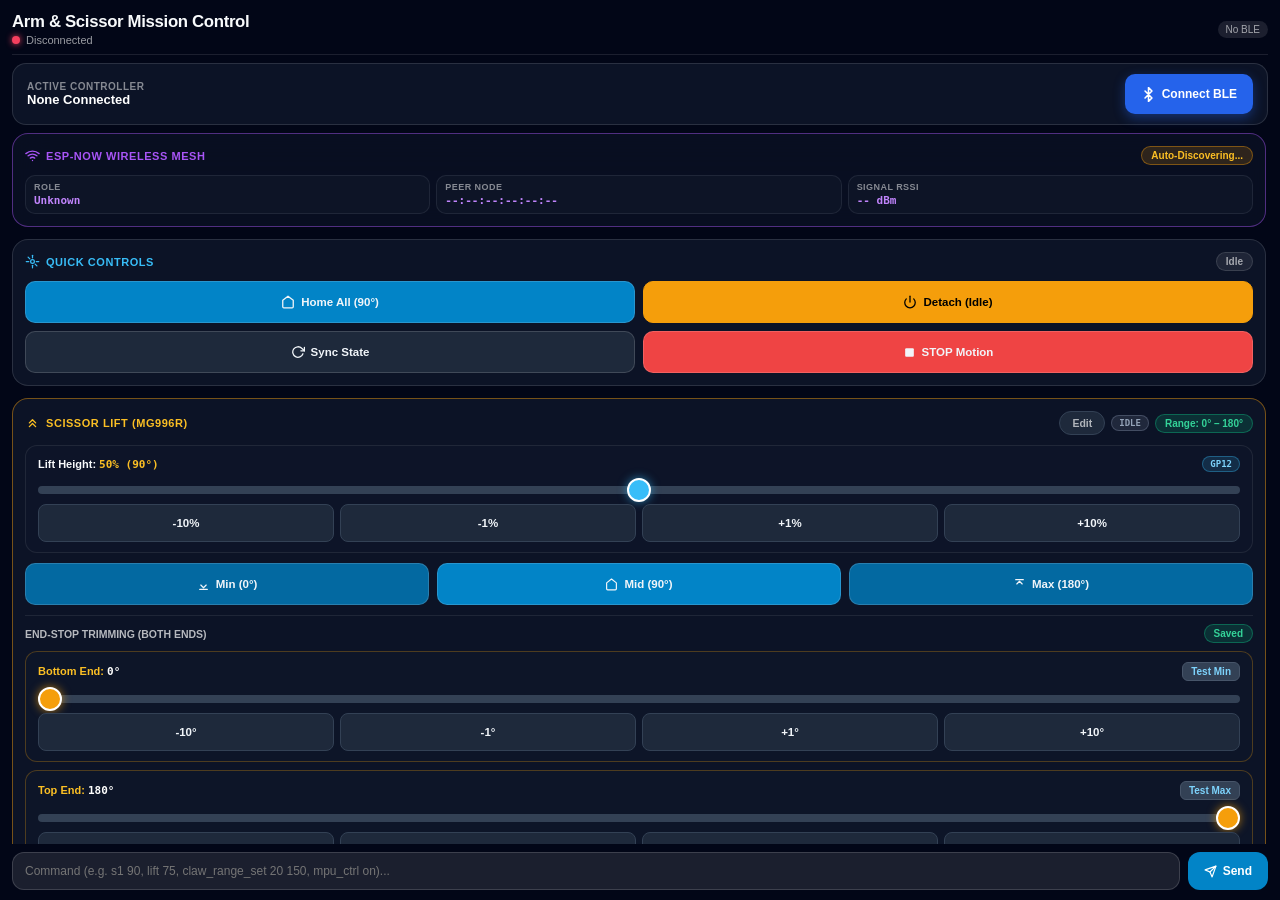
<file: MPU/index.html>
<!DOCTYPE html>
<html lang="en" class="h-full bg-slate-950 text-slate-100 select-none">
<head>
  <meta charset="UTF-8">
  <meta name="viewport" content="width=device-width, initial-scale=1.0, maximum-scale=1.0, user-scalable=no, viewport-fit=cover">
  <title>Robotic Arm &amp; Scissor Lift Control Center</title>
  <link rel="stylesheet" href="style.css">
  <link rel="stylesheet" href="imu.css">
</head>

<body>

  <div id="toast-notification">
    <svg id="toast-icon" width="16" height="16" viewBox="0 0 24 24" fill="none" stroke="currentColor" stroke-width="2.5" stroke-linecap="round" stroke-linejoin="round">
      <polyline points="20 6 9 17 4 12"></polyline>
    </svg>
    <span id="toast-message">Notification</span>
  </div>

  <!-- In-DOM Rename Modal (Only accessible when Edit mode is active) -->
  <div id="rename-modal" class="modal-overlay" style="display:none;" onclick="if(event.target===this) closeRenameModal()">
    <div class="glass-panel modal-card">
      <div style="display:flex; justify-content:space-between; align-items:center;">
        <span id="rename-modal-title" style="font-size:13px; font-weight:700; color:#38bdf8;">Rename Item</span>
        <button type="button" onclick="closeRenameModal()" style="background:none; border:none; color:rgba(255,255,255,0.6); cursor:pointer; padding:4px; display:flex; align-items:center;">
          <svg width="16" height="16" viewBox="0 0 24 24" fill="none" stroke="currentColor" stroke-width="2.4" stroke-linecap="round" stroke-linejoin="round"><line x1="18" y1="6" x2="6" y2="18"></line><line x1="6" y1="6" x2="18" y2="18"></line></svg>
        </button>
      </div>
      <input type="text" id="rename-modal-input" maxlength="28" placeholder="Enter new name..." onkeydown="if(event.key==='Enter') confirmRenameModal()">
      <div style="display:grid; grid-template-columns:1fr 1fr 1fr; gap:6px;">
        <button type="button" id="rename-modal-reset" class="touch-btn" onclick="resetCurrentRenameItem()" style="background:#334155; min-height:38px;">Default</button>
        <button type="button" id="rename-modal-cancel" class="touch-btn" onclick="closeRenameModal()" style="background:#1e293b; min-height:38px;">Cancel</button>
        <button type="button" id="rename-modal-save" class="touch-btn" onclick="confirmRenameModal()" style="background:#0284c7; color:white; min-height:38px;">Save</button>
      </div>
    </div>
  </div>

  <header style="padding-bottom:8px; border-bottom:1px solid rgba(255,255,255,0.1); display:flex; align-items:center; justify-content:space-between; flex-shrink:0;">
    <div>
      <h1 style="font-size:1.05rem; font-weight:700; letter-spacing:-0.02em;">Arm &amp; Scissor Mission Control</h1>
      <div style="display:flex; align-items:center; gap:6px; margin-top:2px;">
        <div id="status-dot" style="width:8px; height:8px; border-radius:9999px; background:#f43f5e; box-shadow:0 0 6px #f43f5e; transition:background 0.2s;"></div>
        <span id="status-text" style="font-size:11px; color:rgba(255,255,255,0.6);">Disconnected</span>
      </div>
    </div>
    <div style="display:flex; align-items:center; gap:6px;">
      <span id="backend-badge" style="padding:3px 8px; border-radius:9999px; background:rgba(255,255,255,0.1); font-size:10px; color:rgba(255,255,255,0.6);">Core BLE</span>
    </div>
  </header>

  <div class="glass-panel" style="margin:8px 0; padding:10px 14px; display:flex; align-items:center; justify-content:space-between; gap:12px; flex-shrink:0;">
    <div style="min-width:0; flex:1;">
      <div style="font-size:10px; color:rgba(255,255,255,0.5); text-transform:uppercase; letter-spacing:0.05em; font-weight:600;">Active Controller</div>
      <div id="device-name" style="font-size:13px; font-weight:700; color:white; overflow:hidden; text-overflow:ellipsis; white-space:nowrap;">None Connected</div>
    </div>
    <button id="connect-btn" type="button" onclick="toggleConnection()" style="height:40px; padding:0 16px; border-radius:10px; background:#2563eb; color:white; font-size:12px; font-weight:700; border:none; cursor:pointer; display:flex; align-items:center; gap:6px; box-shadow:0 4px 12px rgba(37,99,235,0.4);">
      <svg style="width:15px; height:15px;" viewBox="0 0 24 24" fill="none" stroke="currentColor" stroke-width="2.5" stroke-linecap="round" stroke-linejoin="round">
        <path d="m6.5 6.5 11 11L12 23V1l5.5 5.5-11 11"></path>
      </svg>
      <span>Connect BLE</span>
    </button>
  </div>

  <main style="flex:1; min-height:0; overflow-y:auto; display:flex; flex-direction:column; gap:12px; padding-right:2px; touch-action:pan-y;" class="no-scrollbar">

    <!-- Edit Mode Banner -->
    <div id="edit-mode-banner" class="edit-banner" style="display:none;">
      <div style="display:flex; align-items:center; gap:6px;">
        <svg width="14" height="14" viewBox="0 0 24 24" fill="none" stroke="currentColor" stroke-width="2.4" stroke-linecap="round" stroke-linejoin="round">
          <path d="M11 4H4a2 2 0 0 0-2 2v14a2 2 0 0 0 2 2h14a2 2 0 0 0 2-2v-7"></path>
          <path d="M18.5 2.5a2.121 2.121 0 0 1 3 3L12 15l-4 1 1-4 9.5-9.5z"></path>
        </svg>
        <span>Edit Mode Active: Tap any highlighted servo name or preset button to rename it.</span>
      </div>
      <button type="button" onclick="toggleEditNamesMode()" style="background:#f59e0b; color:#000000; border:none; border-radius:6px; padding:4px 10px; font-size:10px; font-weight:800; cursor:pointer;">Done</button>
    </div>

    <!-- ESP-NOW Wireless Mesh Status -->
    <div class="glass-panel panel espnow-panel">
      <div class="panel-head">
        <span class="panel-title" style="color:#a855f7;">
          <svg width="15" height="15" viewBox="0 0 24 24" fill="none" stroke="currentColor" stroke-width="2.2" stroke-linecap="round" stroke-linejoin="round">
            <path d="M5 12.55a11 11 0 0 1 14.08 0"></path>
            <path d="M1.42 9a16 16 0 0 1 21.16 0"></path>
            <path d="M8.53 16.11a6 6 0 0 1 6.95 0"></path>
            <line x1="12" y1="20" x2="12.01" y2="20"></line>
          </svg>
          ESP-NOW Wireless Mesh
        </span>
        <span id="espnow-badge" class="chip chip-warn">Auto-Discovering...</span>
      </div>

      <div class="espnow-details-row">
        <div class="espnow-detail-box">
          <span class="lbl">Role</span>
          <span class="val" id="espnow-role-val">MPU Sender</span>
        </div>
        <div class="espnow-detail-box">
          <span class="lbl">Peer Node</span>
          <span class="val" id="espnow-peer-val">--:--:--:--:--:--</span>
        </div>
        <div class="espnow-detail-box">
          <span class="lbl">Signal RSSI</span>
          <span class="val" id="espnow-rssi-val">-- dBm</span>
        </div>
      </div>
    </div>

    <!-- Quick Arm & Master Action Controls -->
    <div class="glass-panel panel">
      <div class="panel-head">
        <span class="panel-title">
          <svg width="15" height="15" viewBox="0 0 24 24" fill="none" stroke="currentColor" stroke-width="2" stroke-linecap="round" stroke-linejoin="round">
            <circle cx="12" cy="12" r="3"></circle>
            <path d="M12 2v4"></path><path d="M12 18v4"></path>
            <path d="m4.93 4.93 2.83 2.83"></path><path d="m16.24 16.24 2.83 2.83"></path>
            <path d="M2 12h4"></path><path d="M18 12h4"></path>
          </svg>
          Quick Controls
        </span>
        <span id="action-run-badge" class="chip">Idle</span>
      </div>

      <div style="display:grid; grid-template-columns:1fr 1fr; gap:8px;">
        <button id="quick-home-btn" type="button" class="touch-btn renameable-btn" onclick="onQuickButtonClick('home', homeAllServos)" style="background:#0284c7; flex-direction:row;">
          <svg width="14" height="14" viewBox="0 0 24 24" fill="none" stroke="currentColor" stroke-width="2.2" stroke-linecap="round" stroke-linejoin="round"><path d="m3 9 9-7 9 7v11a2 2 0 0 1-2 2H5a2 2 0 0 1-2-2z"></path></svg>
          <span id="quick-home-lbl">Home All (90°)</span>
        </button>
        <button id="quick-detach-btn" type="button" class="touch-btn renameable-btn" onclick="onQuickButtonClick('detach', detachAllServos)" style="background:#f59e0b; color:#000000; border-color:#f59e0b; flex-direction:row;">
          <svg width="14" height="14" viewBox="0 0 24 24" fill="none" stroke="currentColor" stroke-width="2.2" stroke-linecap="round" stroke-linejoin="round"><path d="M18.36 6.64a9 9 0 1 1-12.73 0"></path><line x1="12" y1="2" x2="12" y2="12"></line></svg>
          <span id="quick-detach-lbl">Detach (Idle)</span>
        </button>
        <button id="quick-sync-btn" type="button" class="touch-btn renameable-btn" onclick="onQuickButtonClick('sync', requestStatusSync)" style="background:#1e293b; flex-direction:row;">
          <svg width="14" height="14" viewBox="0 0 24 24" fill="none" stroke="currentColor" stroke-width="2.2" stroke-linecap="round" stroke-linejoin="round"><polyline points="23 4 23 10 17 10"></polyline><path d="M20.49 15a9 9 0 1 1-2.12-9.36L23 10"></path></svg>
          <span id="quick-sync-lbl">Sync State</span>
        </button>
        <button id="quick-stop-btn" type="button" class="touch-btn renameable-btn" onclick="onQuickButtonClick('stop', stopAllMotion)" style="background:#ef4444; flex-direction:row;">
          <svg width="13" height="13" viewBox="0 0 24 24" fill="currentColor"><rect x="4" y="4" width="16" height="16" rx="2"></rect></svg>
          <span id="quick-stop-lbl">STOP Motion</span>
        </button>
      </div>
    </div>

    <!-- Scissor Lift Control (Servo 4 / Default GP12) -->
    <div class="glass-panel panel" style="border-color:rgba(245,158,11,0.45);">
      <div class="panel-head">
        <span class="panel-title" style="color:#fbbf24;">
          <svg width="15" height="15" viewBox="0 0 24 24" fill="none" stroke="currentColor" stroke-width="2.2" stroke-linecap="round" stroke-linejoin="round">
            <polyline points="7 11 12 6 17 11"></polyline><polyline points="7 17 12 12 17 17"></polyline>
          </svg>
          <span id="s4-header" class="renameable-name" onclick="onServoNameClick(3)">Scissor Lift (MG996R)</span>
        </span>
        <div style="display:flex; gap:6px; align-items:center;">
          <button id="edit-names-btn-scis" type="button" onclick="toggleEditNamesMode()" class="mode-pill edit-pill-btn">Edit</button>
          <span id="s4-state-badge" class="pin-badge" style="background:rgba(148,163,184,0.15); color:#94a3b8; border-color:rgba(148,163,184,0.3);">IDLE</span>
          <span id="saved-range-badge" class="chip chip-ok">Range: 0° – 180°</span>
        </div>
      </div>

      <!-- Scissor Lift 0-100% Proportional Height Slider -->
      <div class="servo-card">
        <div style="display:flex; justify-content:space-between; align-items:center; font-size:11px; margin-bottom:4px;">
          <span style="font-weight:700; color:#f8fafc;">Lift Height: <span id="lift-val" style="color:#fbbf24; font-family:monospace; font-weight:700;">50% (90°)</span></span>
          <span id="s4-pin-label" class="pin-badge">GP12</span>
        </div>
        <input type="range" id="lift-slider" min="0" max="100" value="50"
               onpointerdown="onLiftSliderStart()" ontouchstart="onLiftSliderStart()"
               oninput="onLiftSlider(this.value)"
               onpointerup="onLiftSliderCommit(this.value)" ontouchend="onLiftSliderCommit(this.value)"
               onchange="onLiftSliderCommit(this.value)">
        <div class="servo-btn-row">
          <button type="button" class="trim-btn" onclick="nudgeLiftPercent(-10)">-10%</button>
          <button type="button" class="trim-btn" onclick="nudgeLiftPercent(-1)">-1%</button>
          <button type="button" class="trim-btn" onclick="nudgeLiftPercent(1)">+1%</button>
          <button type="button" class="trim-btn" onclick="nudgeLiftPercent(10)">+10%</button>
        </div>
      </div>

      <!-- Quick Preset Buttons -->
      <div style="display:grid; grid-template-columns:repeat(3, 1fr); gap:8px;">
        <button id="scissor-btn-min" type="button" class="touch-btn renameable-btn" onclick="onQuickButtonClick('scissorMin', moveToSavedMin)" style="background:#0369a1; flex-direction:row;">
          <svg width="13" height="13" viewBox="0 0 24 24" fill="none" stroke="currentColor" stroke-width="2.2" stroke-linecap="round" stroke-linejoin="round"><polyline points="7 13 12 18 17 13"></polyline><line x1="5" y1="21" x2="19" y2="21"></line></svg>
          <span id="quick-min-lbl">Min (0°)</span>
        </button>
        <button id="scissor-btn-mid" type="button" class="touch-btn renameable-btn" onclick="onQuickButtonClick('scissorMid', moveToSavedMid)" style="background:#0284c7; flex-direction:row;">
          <svg width="13" height="13" viewBox="0 0 24 24" fill="none" stroke="currentColor" stroke-width="2.2" stroke-linecap="round" stroke-linejoin="round"><path d="m3 9 9-7 9 7v11a2 2 0 0 1-2 2H5a2 2 0 0 1-2-2z"></path></svg>
          <span id="quick-mid-lbl">Mid (90°)</span>
        </button>
        <button id="scissor-btn-max" type="button" class="touch-btn renameable-btn" onclick="onQuickButtonClick('scissorMax', moveToSavedMax)" style="background:#0369a1; flex-direction:row;">
          <svg width="13" height="13" viewBox="0 0 24 24" fill="none" stroke="currentColor" stroke-width="2.2" stroke-linecap="round" stroke-linejoin="round"><polyline points="17 11 12 6 7 11"></polyline><line x1="5" y1="3" x2="19" y2="3"></line></svg>
          <span id="quick-max-lbl">Max (180°)</span>
        </button>
      </div>

      <!-- Scissor End-Stop Trimming -->
      <div style="border-top:1px solid rgba(255,255,255,0.08); padding-top:8px; display:flex; flex-direction:column; gap:8px;">
        <div style="display:flex; justify-content:space-between; align-items:center;">
          <span style="font-size:10.5px; font-weight:700; color:rgba(255,255,255,0.7); text-transform:uppercase;">End-Stop Trimming (Both Ends)</span>
          <span id="trim-sync-badge" class="chip chip-ok">Saved</span>
        </div>

        <div class="servo-card trim-end-card">
          <div style="display:flex; justify-content:space-between; align-items:center; font-size:11px; margin-bottom:4px;">
            <span style="font-weight:700; color:#fbbf24;">Bottom End: <span id="min-trim-val" style="font-family:monospace; color:#ffffff;">0°</span></span>
            <button type="button" onclick="testTrimEnd('min')" style="background:#334155; color:#7dd3fc; border:1px solid #475569; border-radius:6px; padding:3px 8px; font-size:10px; font-weight:700; cursor:pointer;">Test Min</button>
          </div>
          <input type="range" id="min-trim-slider" class="offset-slider" min="0" max="179" value="0"
                 oninput="onMinTrimSlider(this.value)"
                 onpointerup="setMinTrimAngle(parseInt(this.value, 10), false)"
                 ontouchend="setMinTrimAngle(parseInt(this.value, 10), false)">
          <div class="servo-btn-row">
            <button type="button" class="trim-btn" onclick="nudgeMinTrim(-10)">-10°</button>
            <button type="button" class="trim-btn" onclick="nudgeMinTrim(-1)">-1°</button>
            <button type="button" class="trim-btn" onclick="nudgeMinTrim(1)">+1°</button>
            <button type="button" class="trim-btn" onclick="nudgeMinTrim(10)">+10°</button>
          </div>
        </div>

        <div class="servo-card trim-end-card">
          <div style="display:flex; justify-content:space-between; align-items:center; font-size:11px; margin-bottom:4px;">
            <span style="font-weight:700; color:#fbbf24;">Top End: <span id="max-trim-val" style="font-family:monospace; color:#ffffff;">180°</span></span>
            <button type="button" onclick="testTrimEnd('max')" style="background:#334155; color:#7dd3fc; border:1px solid #475569; border-radius:6px; padding:3px 8px; font-size:10px; font-weight:700; cursor:pointer;">Test Max</button>
          </div>
          <input type="range" id="max-trim-slider" class="offset-slider" min="1" max="180" value="180"
                 oninput="onMaxTrimSlider(this.value)"
                 onpointerup="setMaxTrimAngle(parseInt(this.value, 10), false)"
                 ontouchend="setMaxTrimAngle(parseInt(this.value, 10), false)">
          <div class="servo-btn-row">
            <button type="button" class="trim-btn" onclick="nudgeMaxTrim(-10)">-10°</button>
            <button type="button" class="trim-btn" onclick="nudgeMaxTrim(-1)">-1°</button>
            <button type="button" class="trim-btn" onclick="nudgeMaxTrim(1)">+1°</button>
            <button type="button" class="trim-btn" onclick="nudgeMaxTrim(10)">+10°</button>
          </div>
        </div>

        <div style="display:grid; grid-template-columns:1.3fr 1fr; gap:6px; margin-top:2px;">
          <button id="save-scissor-range-btn" type="button" class="touch-btn" onclick="saveScissorRange()" style="background:#10b981; color:white; flex-direction:row;">
            <svg width="14" height="14" viewBox="0 0 24 24" fill="none" stroke="currentColor" stroke-width="2.2" stroke-linecap="round" stroke-linejoin="round">
              <path d="M19 21H5a2 2 0 0 1-2-2V5a2 2 0 0 1 2-2h11l5 5v11a2 2 0 0 1-2 2z"></path>
              <polyline points="17 21 17 13 7 13 7 21"></polyline>
            </svg>
            <span id="save-scissor-range-text">Save Trim to Flash</span>
          </button>
          <button type="button" class="touch-btn" onclick="resetScissorRange()" style="background:#475569; color:white; flex-direction:row;">
            <svg width="14" height="14" viewBox="0 0 24 24" fill="none" stroke="currentColor" stroke-width="2.2" stroke-linecap="round" stroke-linejoin="round">
              <polyline points="1 4 1 10 7 10"></polyline>
              <path d="M3.51 15a9 9 0 1 0 2.13-9.36L1 10"></path>
            </svg>
            <span>Reset 0°–180°</span>
          </button>
        </div>
      </div>
    </div>

    <!-- 3 Arm Joint Sliders (S1 Claw + Both-Sides Trim, S2 Arm, S3 Shoulder) -->
    <div class="glass-panel panel" style="border-color:rgba(56,189,248,0.4);">
      <div class="panel-head">
        <span class="panel-title">
          <svg width="15" height="15" viewBox="0 0 24 24" fill="none" stroke="currentColor" stroke-width="2" stroke-linecap="round" stroke-linejoin="round">
            <line x1="4" y1="21" x2="4" y2="14"></line><line x1="4" y1="10" x2="4" y2="3"></line>
            <line x1="12" y1="21" x2="12" y2="12"></line><line x1="12" y1="8" x2="12" y2="3"></line>
            <line x1="20" y1="21" x2="20" y2="16"></line><line x1="20" y1="12" x2="20" y2="3"></line>
            <line x1="1" y1="14" x2="7" y2="14"></line><line x1="9" y1="8" x2="15" y2="8"></line>
            <line x1="17" y1="16" x2="23" y2="16"></line>
          </svg>
          Remote Arm Joints
        </span>
        <div style="display:flex; align-items:center; gap:5px; flex-wrap:wrap;">
          <button id="edit-names-btn" type="button" onclick="toggleEditNamesMode()" class="mode-pill edit-pill-btn">Edit</button>
          <button id="auto-idle-btn" type="button" onclick="toggleAutoIdle()" class="mode-pill">Auto-Idle: OFF</button>
          <button id="offset-mode-btn" type="button" onclick="toggleOffsetMode()" class="mode-pill" style="color:#f59e0b; border-color:#f59e0b;">Trim: OFF</button>
          <button type="button" onclick="requestCalibrationSync()" style="background:none; border:none; color:#38bdf8; font-size:10px; font-weight:700; cursor:pointer;">Fetch</button>
        </div>
      </div>

      <!-- Servo 1 (Claw) + Both-Sides End-Stop Trimming -->
      <div class="servo-card">
        <div style="display:flex; justify-content:space-between; align-items:center; font-size:11px; gap:6px; flex-wrap:wrap;">
          <div style="display:flex; align-items:center; gap:6px;">
            <span id="s1-header" class="renameable-name" onclick="onServoNameClick(0)" style="font-weight:700;">Servo 1 — Claw: <span id="s1-val" style="color:#38bdf8; font-family:monospace; font-weight:700;">90°</span></span>
            <span id="s1-pin-label" class="pin-badge">GP1</span>
            <span id="s1-state-badge" class="pin-badge" style="background:rgba(148,163,184,0.15); color:#94a3b8; border-color:rgba(148,163,184,0.3);">IDLE</span>
          </div>
          <div style="display:flex; align-items:center; gap:6px;">
            <span id="claw-range-badge" class="chip chip-ok" style="padding:2px 7px; font-size:9px;">Range: 0° – 180°</span>
            <span style="font-size:10px; color:rgba(255,255,255,0.5);">Trim: <span id="o1-val" style="color:#f59e0b; font-family:monospace; font-weight:700;">0°</span></span>
          </div>
        </div>
        <input type="range" id="s1-slider" min="0" max="180" value="90"
               onpointerdown="onSliderStart(0)" ontouchstart="onSliderStart(0)"
               oninput="onServoSlider(0, this.value)"
               onpointerup="onSliderCommit(0, this.value)" ontouchend="onSliderCommit(0, this.value)"
               onchange="onSliderCommit(0, this.value)">
        <div class="servo-btn-row">
          <button type="button" class="trim-btn" id="s1-btn-a" onclick="servoStepAction(0, -10, -1)">-10°</button>
          <button type="button" class="trim-btn" id="s1-btn-b" onclick="servoStepAction(0, -1, 1)">-1°</button>
          <button type="button" class="trim-btn" id="s1-btn-c" onclick="servoStepAction(0, 1, -5)">+1°</button>
          <button type="button" class="trim-btn" id="s1-btn-d" onclick="servoStepAction(0, 10, 5)">+10°</button>
        </div>

        <!-- Claw Quick Presets -->
        <div style="display:grid; grid-template-columns:repeat(3, 1fr); gap:6px; margin-top:2px;">
          <button id="claw-btn-min" type="button" class="touch-btn renameable-btn" onclick="onQuickButtonClick('clawMin', moveClawToMin)" style="background:#0369a1; flex-direction:row; min-height:36px; padding:6px 8px; font-size:10.5px;">
            <svg width="12" height="12" viewBox="0 0 24 24" fill="none" stroke="currentColor" stroke-width="2.2" stroke-linecap="round" stroke-linejoin="round"><polyline points="4 14 10 14 10 20"></polyline><polyline points="20 10 14 10 14 4"></polyline><line x1="14" y1="10" x2="21" y2="3"></line><line x1="3" y1="21" x2="10" y2="14"></line></svg>
            <span id="claw-quick-min-lbl">Close (0°)</span>
          </button>
          <button id="claw-btn-mid" type="button" class="touch-btn renameable-btn" onclick="onQuickButtonClick('clawMid', moveClawToMid)" style="background:#0284c7; flex-direction:row; min-height:36px; padding:6px 8px; font-size:10.5px;">
            <svg width="12" height="12" viewBox="0 0 24 24" fill="none" stroke="currentColor" stroke-width="2.2" stroke-linecap="round" stroke-linejoin="round"><circle cx="12" cy="12" r="4"></circle></svg>
            <span id="claw-quick-mid-lbl">Mid (90°)</span>
          </button>
          <button id="claw-btn-max" type="button" class="touch-btn renameable-btn" onclick="onQuickButtonClick('clawMax', moveClawToMax)" style="background:#0369a1; flex-direction:row; min-height:36px; padding:6px 8px; font-size:10.5px;">
            <svg width="12" height="12" viewBox="0 0 24 24" fill="none" stroke="currentColor" stroke-width="2.2" stroke-linecap="round" stroke-linejoin="round"><polyline points="15 3 21 3 21 9"></polyline><polyline points="9 21 3 21 3 15"></polyline><line x1="21" y1="3" x2="14" y2="10"></line><line x1="3" y1="21" x2="10" y2="14"></line></svg>
            <span id="claw-quick-max-lbl">Open (180°)</span>
          </button>
        </div>

        <!-- Claw End-Stop Trimming (Both Sides) -->
        <div style="border-top:1px solid rgba(255,255,255,0.08); padding-top:8px; margin-top:4px; display:flex; flex-direction:column; gap:8px;">
          <div style="display:flex; justify-content:space-between; align-items:center;">
            <span style="font-size:10px; font-weight:700; color:#38bdf8; text-transform:uppercase;">Claw End-Stop Trimming (Both Sides)</span>
            <span id="claw-trim-sync-badge" class="chip chip-ok">Saved</span>
          </div>

          <div class="servo-card trim-end-card">
            <div style="display:flex; justify-content:space-between; align-items:center; font-size:11px; margin-bottom:4px;">
              <span style="font-weight:700; color:#fbbf24;">Closed Side (Min): <span id="claw-min-trim-val" style="font-family:monospace; color:#ffffff;">0°</span></span>
              <button type="button" onclick="testClawTrimEnd('min')" style="background:#334155; color:#7dd3fc; border:1px solid #475569; border-radius:6px; padding:3px 8px; font-size:10px; font-weight:700; cursor:pointer;">Test Close</button>
            </div>
            <input type="range" id="claw-min-trim-slider" class="offset-slider" min="0" max="179" value="0"
                   oninput="onClawMinTrimSlider(this.value)"
                   onpointerup="setClawMinTrimAngle(parseInt(this.value, 10), false)"
                   ontouchend="setClawMinTrimAngle(parseInt(this.value, 10), false)">
            <div class="servo-btn-row">
              <button type="button" class="trim-btn" onclick="nudgeClawMinTrim(-10)">-10°</button>
              <button type="button" class="trim-btn" onclick="nudgeClawMinTrim(-1)">-1°</button>
              <button type="button" class="trim-btn" onclick="nudgeClawMinTrim(1)">+1°</button>
              <button type="button" class="trim-btn" onclick="nudgeClawMinTrim(10)">+10°</button>
            </div>
          </div>

          <div class="servo-card trim-end-card">
            <div style="display:flex; justify-content:space-between; align-items:center; font-size:11px; margin-bottom:4px;">
              <span style="font-weight:700; color:#fbbf24;">Open Side (Max): <span id="claw-max-trim-val" style="font-family:monospace; color:#ffffff;">180°</span></span>
              <button type="button" onclick="testClawTrimEnd('max')" style="background:#334155; color:#7dd3fc; border:1px solid #475569; border-radius:6px; padding:3px 8px; font-size:10px; font-weight:700; cursor:pointer;">Test Open</button>
            </div>
            <input type="range" id="claw-max-trim-slider" class="offset-slider" min="1" max="180" value="180"
                   oninput="onClawMaxTrimSlider(this.value)"
                   onpointerup="setClawMaxTrimAngle(parseInt(this.value, 10), false)"
                   ontouchend="setClawMaxTrimAngle(parseInt(this.value, 10), false)">
            <div class="servo-btn-row">
              <button type="button" class="trim-btn" onclick="nudgeClawMaxTrim(-10)">-10°</button>
              <button type="button" class="trim-btn" onclick="nudgeClawMaxTrim(-1)">-1°</button>
              <button type="button" class="trim-btn" onclick="nudgeClawMaxTrim(1)">+1°</button>
              <button type="button" class="trim-btn" onclick="nudgeClawMaxTrim(10)">+10°</button>
            </div>
          </div>

          <div style="display:grid; grid-template-columns:1.3fr 1fr; gap:6px;">
            <button id="save-claw-range-btn" type="button" class="touch-btn" onclick="saveClawRange()" style="background:#10b981; color:white; flex-direction:row;">
              <svg width="14" height="14" viewBox="0 0 24 24" fill="none" stroke="currentColor" stroke-width="2.2" stroke-linecap="round" stroke-linejoin="round">
                <path d="M19 21H5a2 2 0 0 1-2-2V5a2 2 0 0 1 2-2h11l5 5v11a2 2 0 0 1-2 2z"></path>
                <polyline points="17 21 17 13 7 13 7 21"></polyline>
              </svg>
              <span id="save-claw-range-text">Save Claw Trim</span>
            </button>
            <button type="button" class="touch-btn" onclick="resetClawRange()" style="background:#475569; color:white; flex-direction:row;">
              <svg width="14" height="14" viewBox="0 0 24 24" fill="none" stroke="currentColor" stroke-width="2.2" stroke-linecap="round" stroke-linejoin="round">
                <polyline points="1 4 1 10 7 10"></polyline>
                <path d="M3.51 15a9 9 0 1 0 2.13-9.36L1 10"></path>
              </svg>
              <span>Reset 0°–180°</span>
            </button>
          </div>
        </div>
      </div>

      <!-- Servo 2 (Arm) -->
      <div class="servo-card">
        <div style="display:flex; justify-content:space-between; align-items:center; font-size:11px;">
          <div style="display:flex; align-items:center; gap:6px;">
            <span id="s2-header" class="renameable-name" onclick="onServoNameClick(1)" style="font-weight:700;">Servo 2 — Arm: <span id="s2-val" style="color:#38bdf8; font-family:monospace; font-weight:700;">90°</span></span>
            <span id="s2-pin-label" class="pin-badge">GP38</span>
            <span id="s2-state-badge" class="pin-badge" style="background:rgba(148,163,184,0.15); color:#94a3b8; border-color:rgba(148,163,184,0.3);">IDLE</span>
          </div>
          <span style="font-size:10px; color:rgba(255,255,255,0.5);">Trim: <span id="o2-val" style="color:#f59e0b; font-family:monospace; font-weight:700;">0°</span></span>
        </div>
        <input type="range" id="s2-slider" min="0" max="180" value="90"
               onpointerdown="onSliderStart(1)" ontouchstart="onSliderStart(1)"
               oninput="onServoSlider(1, this.value)"
               onpointerup="onSliderCommit(1, this.value)" ontouchend="onSliderCommit(1, this.value)"
               onchange="onSliderCommit(1, this.value)">
        <div class="servo-btn-row">
          <button type="button" class="trim-btn" id="s2-btn-a" onclick="servoStepAction(1, -10, -1)">-10°</button>
          <button type="button" class="trim-btn" id="s2-btn-b" onclick="servoStepAction(1, -1, 1)">-1°</button>
          <button type="button" class="trim-btn" id="s2-btn-c" onclick="servoStepAction(1, 1, -5)">+1°</button>
          <button type="button" class="trim-btn" id="s2-btn-d" onclick="servoStepAction(1, 10, 5)">+10°</button>
        </div>
      </div>

      <!-- Servo 3 (Shoulder) -->
      <div class="servo-card">
        <div style="display:flex; justify-content:space-between; align-items:center; font-size:11px;">
          <div style="display:flex; align-items:center; gap:6px;">
            <span id="s3-header" class="renameable-name" onclick="onServoNameClick(2)" style="font-weight:700;">Servo 3 — Shoulder: <span id="s3-val" style="color:#38bdf8; font-family:monospace; font-weight:700;">90°</span></span>
            <span id="s3-pin-label" class="pin-badge">GP39</span>
            <span id="s3-state-badge" class="pin-badge" style="background:rgba(148,163,184,0.15); color:#94a3b8; border-color:rgba(148,163,184,0.3);">IDLE</span>
          </div>
          <span style="font-size:10px; color:rgba(255,255,255,0.5);">Trim: <span id="o3-val" style="color:#f59e0b; font-family:monospace; font-weight:700;">0°</span></span>
        </div>
        <input type="range" id="s3-slider" min="0" max="180" value="90"
               onpointerdown="onSliderStart(2)" ontouchstart="onSliderStart(2)"
               oninput="onServoSlider(2, this.value)"
               onpointerup="onSliderCommit(2, this.value)" ontouchend="onSliderCommit(2, this.value)"
               onchange="onSliderCommit(2, this.value)">
        <div class="servo-btn-row">
          <button type="button" class="trim-btn" id="s3-btn-a" onclick="servoStepAction(2, -10, -1)">-10°</button>
          <button type="button" class="trim-btn" id="s3-btn-b" onclick="servoStepAction(2, -1, 1)">-1°</button>
          <button type="button" class="trim-btn" id="s3-btn-c" onclick="servoStepAction(2, 1, -5)">+1°</button>
          <button type="button" class="trim-btn" id="s3-btn-d" onclick="servoStepAction(2, 10, 5)">+10°</button>
        </div>
      </div>

      <div style="display:grid; grid-template-columns:1fr 1fr; gap:6px; margin-top:2px;">
        <button id="save-cal-btn" type="button" class="touch-btn" onclick="saveCalibrationOffsets()" style="background:#10b981; color:white; flex-direction:row;">
          <svg width="14" height="14" viewBox="0 0 24 24" fill="none" stroke="currentColor" stroke-width="2.2" stroke-linecap="round" stroke-linejoin="round">
            <path d="M19 21H5a2 2 0 0 1-2-2V5a2 2 0 0 1 2-2h11l5 5v11a2 2 0 0 1-2 2z"></path>
            <polyline points="17 21 17 13 7 13 7 21"></polyline>
          </svg>
          <span id="save-cal-text">Save Trim to Flash</span>
        </button>
        <button type="button" class="touch-btn" onclick="homeAllServos()" style="background:#475569; color:white; flex-direction:row;">
          <svg width="14" height="14" viewBox="0 0 24 24" fill="none" stroke="currentColor" stroke-width="2.2" stroke-linecap="round" stroke-linejoin="round">
            <circle cx="12" cy="12" r="10"></circle>
            <line x1="22" y1="12" x2="18" y2="12"></line><line x1="6" y1="12" x2="2" y2="12"></line>
            <line x1="12" y1="6" x2="12" y2="2"></line><line x1="12" y1="22" x2="12" y2="18"></line>
          </svg>
          <span>Center All (90°)</span>
        </button>
      </div>
    </div>

    <!-- Hardware GPIO Pin Assignment -->
    <div class="glass-panel panel" style="border-color:rgba(148,163,184,0.3);">
      <div class="panel-head">
        <span class="panel-title" style="color:#94a3b8;">
          <svg width="15" height="15" viewBox="0 0 24 24" fill="none" stroke="currentColor" stroke-width="2.2" stroke-linecap="round" stroke-linejoin="round">
            <rect x="2" y="2" width="20" height="8" rx="2" ry="2"></rect>
            <rect x="2" y="14" width="20" height="8" rx="2" ry="2"></rect>
            <line x1="6" y1="6" x2="6.01" y2="6"></line><line x1="6" y1="18" x2="6.01" y2="18"></line>
          </svg>
          Hardware GPIO Pin Mapping
        </span>
        <button type="button" onclick="requestPinSync()" style="background:none; border:none; color:#38bdf8; font-size:10px; font-weight:700; cursor:pointer;">Fetch Pins</button>
      </div>

      <div style="display:grid; grid-template-columns:repeat(4, 1fr); gap:6px;">
        <div class="step-field">
          <label>S1 Claw</label>
          <input type="number" id="pin-s1-input" min="0" max="48" value="1">
        </div>
        <div class="step-field">
          <label>S2 Arm</label>
          <input type="number" id="pin-s2-input" min="0" max="48" value="38">
        </div>
        <div class="step-field">
          <label>S3 Shoulder</label>
          <input type="number" id="pin-s3-input" min="0" max="48" value="39">
        </div>
        <div class="step-field">
          <label style="color:#fbbf24;">S4 Scissor</label>
          <input type="number" id="pin-s4-input" min="0" max="48" value="12">
        </div>
      </div>

      <button type="button" class="touch-btn" onclick="saveHardwarePins()" style="background:#0284c7; color:white; flex-direction:row;">
        <svg width="14" height="14" viewBox="0 0 24 24" fill="none" stroke="currentColor" stroke-width="2.5" stroke-linecap="round" stroke-linejoin="round"><polyline points="20 6 9 17 4 12"></polyline></svg>
        <span>Apply &amp; Save GPIO Pins</span>
      </button>
    </div>

    <!-- 3D Live View -->
    <div class="glass-panel panel" style="border-color:rgba(56,189,248,0.4);">
      <div class="panel-head">
        <span class="panel-title">
          <svg width="15" height="15" viewBox="0 0 24 24" fill="none" stroke="currentColor" stroke-width="2" stroke-linecap="round" stroke-linejoin="round"><path d="M21 16V8a2 2 0 0 0-1-1.73l-7-4a2 2 0 0 0-2 0l-7 4A2 2 0 0 0 3 8v8a2 2 0 0 0 1 1.73l7 4a2 2 0 0 0 2 0l7-4A2 2 0 0 0 21 16z"></path><polyline points="3.27 6.96 12 12.01 20.73 6.96"></polyline><line x1="12" y1="22.08" x2="12" y2="12"></line></svg>
          3D Live View
        </span>
        <span id="imu-link-badge" class="chip">No IMU data</span>
      </div>

      <div class="seg">
        <button type="button" id="seg-arm" class="seg-btn" onclick="setSceneMode('arm')">Robot Arm</button>
        <button type="button" id="seg-imu" class="seg-btn active" onclick="setSceneMode('imu')">MPU-6050 Board</button>
      </div>

      <div class="canvas-wrap"><canvas id="scene-canvas"></canvas></div>

      <div class="canvas-tools">
        <span id="scene-hint">GY-521 board stands upright on its pins. Drag to orbit, pinch to zoom.</span>
        <button type="button" class="link-btn" onclick="resetSceneView()">
          <svg width="12" height="12" viewBox="0 0 24 24" fill="none" stroke="currentColor" stroke-width="2.4" stroke-linecap="round" stroke-linejoin="round"><polyline points="23 4 23 10 17 10"></polyline><path d="M20.49 15a9 9 0 1 1-2.12-9.36L23 10"></path></svg>
          Reset View
        </button>
      </div>

      <div class="euler-row">
        <div class="euler-cell"><div class="lbl">Roll (X)</div><div class="val" id="imu-roll">--</div><div class="unit">deg</div></div>
        <div class="euler-cell"><div class="lbl">Pitch (Y)</div><div class="val" id="imu-pitch">--</div><div class="unit">deg</div></div>
        <div class="euler-cell"><div class="lbl">Yaw (Z)</div><div class="val" id="imu-yaw">--</div><div class="unit">deg</div></div>
      </div>

      <div class="vec-table">
        <span></span><span class="axis-head ax-x">X</span><span class="axis-head ax-y">Y</span><span class="axis-head ax-z">Z</span>
        <span class="row-lbl">Accel g</span>
        <span class="cell" id="imu-ax">--</span><span class="cell" id="imu-ay">--</span><span class="cell" id="imu-az">--</span>
        <span class="row-lbl">Gyro dps</span>
        <span class="cell" id="imu-gx">--</span><span class="cell" id="imu-gy">--</span><span class="cell" id="imu-gz">--</span>
      </div>

      <div class="meta-line">
        <span>Temp <span id="imu-temp">--</span></span>
        <span>|a| <span id="imu-mag">--</span></span>
      </div>
    </div>

    <!-- MPU Calibration -->
    <div class="glass-panel panel" style="border-color:rgba(245,158,11,0.4);">
      <div class="panel-head">
        <span class="panel-title" style="color:#f59e0b;">
          <svg width="15" height="15" viewBox="0 0 24 24" fill="none" stroke="currentColor" stroke-width="2" stroke-linecap="round" stroke-linejoin="round"><circle cx="12" cy="12" r="10"></circle><circle cx="12" cy="12" r="6"></circle><circle cx="12" cy="2" r="2"></circle></svg>
          MPU Calibration
        </span>
        <div style="display:flex; gap:6px; flex-wrap:wrap;">
          <span id="cal-chip-gyro" class="chip chip-warn">Gyro: not calibrated</span>
          <span id="cal-chip-accel" class="chip chip-warn">Accel: not calibrated</span>
        </div>
      </div>

      <div id="cal-hint" class="cal-hint">Step 1: Keep sensor resting standing on its pins and tap Calibrate Gyro. Step 2: Keep still and tap Calibrate Accel. Step 3: Tap Set Neutral to lock the standing pose as center (0 deg).</div>

      <div id="cal-progress" class="progress"><div id="cal-progress-bar"></div></div>

      <div class="cal-grid">
        <button type="button" class="touch-btn cal-btn cal-action" onclick="imuCalibrate('gyro')">
          <svg width="14" height="14" viewBox="0 0 24 24" fill="none" stroke="currentColor" stroke-width="2.2" stroke-linecap="round" stroke-linejoin="round"><path d="M21 12a9 9 0 1 1-3-6.7"></path><polyline points="21 3 21 9 15 9"></polyline></svg>
          <span>Calibrate Gyro</span>
        </button>
        <button type="button" class="touch-btn cal-btn cal-action" onclick="imuCalibrate('accel')">
          <svg width="14" height="14" viewBox="0 0 24 24" fill="none" stroke="currentColor" stroke-width="2.2" stroke-linecap="round" stroke-linejoin="round"><line x1="3" y1="12" x2="21" y2="12"></line><polyline points="8 7 3 12 8 17"></polyline><polyline points="16 7 21 12 16 17"></polyline></svg>
          <span>Calibrate Accel</span>
        </button>
        <button type="button" class="touch-btn cal-btn alt cal-action" onclick="imuCalibrate('neutral')">
          <svg width="14" height="14" viewBox="0 0 24 24" fill="none" stroke="currentColor" stroke-width="2.2" stroke-linecap="round" stroke-linejoin="round"><circle cx="12" cy="12" r="3"></circle><line x1="12" y1="2" x2="12" y2="6"></line><line x1="12" y1="18" x2="12" y2="22"></line><line x1="2" y1="12" x2="6" y2="12"></line><line x1="18" y1="12" x2="22" y2="12"></line></svg>
          <span>Set Neutral</span>
        </button>
        <button type="button" class="touch-btn cal-btn alt cal-action" onclick="imuCalibrate('yaw')">
          <svg width="14" height="14" viewBox="0 0 24 24" fill="none" stroke="currentColor" stroke-width="2.2" stroke-linecap="round" stroke-linejoin="round"><path d="M12 3v18"></path><path d="M5 10l7-7 7 7"></path></svg>
          <span>Zero Yaw</span>
        </button>
      </div>

      <button type="button" class="touch-btn cal-btn danger cal-action" onclick="imuCalibrate('clear')">
        <svg width="14" height="14" viewBox="0 0 24 24" fill="none" stroke="currentColor" stroke-width="2.2" stroke-linecap="round" stroke-linejoin="round"><polyline points="3 6 5 6 21 6"></polyline><path d="M19 6v14a2 2 0 0 1-2 2H7a2 2 0 0 1-2-2V6m3 0V4a2 2 0 0 1 2-2h4a2 2 0 0 1 2 2v2"></path></svg>
        <span>Clear All Calibration</span>
      </button>

      <div class="cal-readout">
        <span id="cal-gyro-bias">Gyro bias  --</span>
        <span id="cal-accel-bias">Accel bias  --</span>
        <span id="cal-neutral">Neutral  --</span>
      </div>
    </div>

    <!-- Wireless MPU Motion Control -->
    <div class="glass-panel panel" style="border-color:rgba(16,185,129,0.4);">
      <div class="panel-head">
        <span class="panel-title" style="color:#34d399;">
          <svg width="15" height="15" viewBox="0 0 24 24" fill="none" stroke="currentColor" stroke-width="2" stroke-linecap="round" stroke-linejoin="round"><path d="M18 11V6a2 2 0 0 0-4 0v5"></path><path d="M14 10V4a2 2 0 0 0-4 0v6"></path><path d="M10 10.5V6a2 2 0 0 0-4 0v8"></path><path d="M18 8a2 2 0 1 1 4 0v6a8 8 0 0 1-8 8h-2c-2.8 0-4.5-.86-5.99-2.34l-3.6-3.6a2 2 0 0 1 2.83-2.82L7 15"></path></svg>
          Wireless MPU Motion Control
        </span>
      </div>

      <button id="ctrl-toggle-btn" type="button" class="ctrl-toggle" onclick="toggleMpuControl()">
        <svg width="16" height="16" viewBox="0 0 24 24" fill="none" stroke="currentColor" stroke-width="2.4" stroke-linecap="round" stroke-linejoin="round"><path d="M18.36 6.64a9 9 0 1 1-12.73 0"></path><line x1="12" y1="2" x2="12" y2="12"></line></svg>
        <span id="ctrl-toggle-text">MPU Control: OFF</span>
      </button>

      <div class="gain-row">
        <span>Sensitivity</span>
        <input type="range" id="ctrl-gain" min="0.5" max="4" step="0.05" value="2" oninput="onMpuGainInput(this.value)" onchange="onMpuGainCommit(this.value)">
        <span class="gain-val" id="ctrl-gain-val">2.00x</span>
      </div>

      <div id="ctrl-axis-rows" style="display:flex; flex-direction:column; gap:8px;"></div>
    </div>

    <!-- Programmable Actions Studio -->
    <div class="glass-panel panel" style="border-color:rgba(168,85,247,0.35);">
      <div class="panel-head">
        <span class="panel-title" style="color:#c084fc;">
          <svg width="15" height="15" viewBox="0 0 24 24" fill="none" stroke="currentColor" stroke-width="2" stroke-linecap="round" stroke-linejoin="round">
            <polygon points="5 3 19 12 5 21 5 3"></polygon>
          </svg>
          Programmable Actions
        </span>

        <div style="display:flex; align-items:center; gap:4px;">
          <button id="mode-btn-run" type="button" class="mode-pill active" onclick="setActionTapMode('run')">Run</button>
          <button id="mode-btn-loop" type="button" class="mode-pill" onclick="setActionTapMode('loop')">Loop</button>
          <button id="mode-btn-edit" type="button" class="mode-pill" onclick="setActionTapMode('edit')">Program</button>
        </div>
      </div>

      <div style="display:flex; justify-content:space-between; align-items:center; font-size:10px; color:rgba(255,255,255,0.6);">
        <span id="action-mode-hint">Tap an action to execute its programmed steps.</span>
        <button type="button" onclick="stopAllMotion()" style="background:#ef4444; color:white; border:none; border-radius:6px; padding:3px 8px; font-size:10px; font-weight:700; cursor:pointer;">Stop</button>
      </div>

      <div style="display:grid; grid-template-columns:repeat(2, 1fr); gap:8px;" id="actions-grid"></div>

      <!-- Action Step Editor -->
      <div class="key-editor-panel" id="action-editor-box" style="display:none;">
        <div style="display:flex; justify-content:space-between; align-items:center;">
          <span id="action-editor-title" style="font-size:12px; font-weight:700; color:#f59e0b;">Edit Action Slot 1</span>
          <button type="button" onclick="closeActionEditor()" style="background:none; border:none; color:rgba(255,255,255,0.5); font-size:11px; cursor:pointer;">Close</button>
        </div>

        <div>
          <label style="font-size:10px; color:rgba(255,255,255,0.6); display:block; margin-bottom:4px;">Action Name:</label>
          <input type="text" id="action-name-input" maxlength="24" placeholder="e.g. Pick &amp; Lift" style="width:100%; background:#1e293b; color:white; border:1px solid #334155; border-radius:8px; padding:7px 10px; font-size:12px; outline:none;">
        </div>

        <div style="display:flex; justify-content:space-between; align-items:center; margin-top:2px;">
          <span style="font-size:10px; font-weight:700; color:rgba(255,255,255,0.7); text-transform:uppercase;">Sequence Steps</span>
          <div style="display:flex; gap:6px;">
            <button type="button" onclick="captureCurrentPoseStep()" style="padding:6px 10px; border-radius:7px; background:#0284c7; color:white; font-size:10.5px; font-weight:700; border:none; cursor:pointer;">+ Capture Pose</button>
            <button type="button" onclick="addBlankStep()" style="padding:6px 10px; border-radius:7px; background:#334155; color:white; font-size:10.5px; font-weight:700; border:none; cursor:pointer;">+ Step</button>
          </div>
        </div>

        <div id="action-steps-list" style="display:flex; flex-direction:column; gap:6px; max-height:240px; overflow-y:auto;"></div>

        <div style="display:grid; grid-template-columns:1fr 1fr; gap:6px; margin-top:4px;">
          <button type="button" class="touch-btn" onclick="testEditorSequence()" style="background:#0284c7; color:white; flex-direction:row;">
            <svg width="13" height="13" viewBox="0 0 24 24" fill="none" stroke="currentColor" stroke-width="2" stroke-linecap="round" stroke-linejoin="round"><polygon points="5 3 19 12 5 21 5 3"></polygon></svg>
            <span>Test Sequence</span>
          </button>
          <button type="button" class="touch-btn" onclick="saveEditorAction()" style="background:#10b981; color:white; flex-direction:row;">
            <svg width="13" height="13" viewBox="0 0 24 24" fill="none" stroke="currentColor" stroke-width="2.5" stroke-linecap="round" stroke-linejoin="round"><polyline points="20 6 9 17 4 12"></polyline></svg>
            <span>Save to ESP32</span>
          </button>
        </div>
      </div>

      <div style="display:flex; justify-content:space-between; align-items:center; margin-top:2px;">
        <button type="button" onclick="syncActionsFromEsp()" style="background:none; border:none; color:#38bdf8; font-size:10px; font-weight:600; cursor:pointer;">Sync from ESP32</button>
        <button type="button" onclick="resetActionsDefaults()" style="background:none; border:none; color:rgba(255,255,255,0.5); font-size:10px; cursor:pointer;">Reset Defaults</button>
      </div>
    </div>

    <!-- Diagnostic Terminal Log -->
    <div class="glass-panel" style="border-radius:14px; padding:12px; height:170px; display:flex; flex-direction:column; flex-shrink:0;">
      <div style="display:flex; justify-content:space-between; align-items:center; border-bottom:1px solid rgba(255,255,255,0.1); padding-bottom:6px; font-size:11px; color:rgba(255,255,255,0.6);">
        <div style="display:flex; align-items:center; gap:8px;">
          <span style="font-weight:700;">BLE &amp; ESP-NOW Log</span>
          <span id="ble-counters" style="font-family:monospace; font-size:10px; color:#38bdf8; font-weight:bold;">RX: 0 | TX: 0</span>
        </div>
        <div style="display:flex; align-items:center; gap:8px;">
          <button type="button" onclick="exportTerminalLogs()" style="background:none; border:none; color:#38bdf8; font-size:11px; cursor:pointer; font-weight:600; display:flex; align-items:center; gap:3px;">
            <svg width="12" height="12" viewBox="0 0 24 24" fill="none" stroke="currentColor" stroke-width="2"><path d="M21 15v4a2 2 0 0 1-2 2H5a2 2 0 0 1-2-2v-4"></path><polyline points="7 10 12 15 17 10"></polyline><line x1="12" y1="15" x2="12" y2="3"></line></svg>
            <span>Export</span>
          </button>
          <button type="button" onclick="clearLogs()" style="background:none; border:none; color:rgba(255,255,255,0.5); font-size:11px; cursor:pointer; display:flex; align-items:center; gap:3px;">
            <svg width="12" height="12" viewBox="0 0 24 24" fill="none" stroke="currentColor" stroke-width="2"><polyline points="3 6 5 6 21 6"></polyline><path d="M19 6v14a2 2 0 0 1-2 2H7a2 2 0 0 1-2-2V6m3 0V4a2 2 0 0 1 2-2h4a2 2 0 0 1 2 2v2"></path></svg>
            <span>Clear</span>
          </button>
        </div>
      </div>

      <div id="terminal" style="flex:1; overflow-y:auto; padding-top:6px; font-family:monospace; font-size:10px; color:rgba(255,255,255,0.8); display:flex; flex-direction:column; gap:4px;">
        <div style="color:rgba(255,255,255,0.4); font-style:italic;">BLE Arm &amp; Scissor Console initialized. Ready to connect...</div>
      </div>
    </div>

  </main>

  <footer style="margin-top:8px; flex-shrink:0;">
    <form onsubmit="handleSendCustom(event)" style="display:flex; gap:8px;">
      <input type="text" id="cmd-input" placeholder="Command (e.g. s1 90, lift 75, claw_range_set 20 150, mpu_ctrl on)..." style="flex:1; background:rgba(255,255,255,0.1); border:1px solid rgba(255,255,255,0.15); border-radius:12px; padding:8px 12px; font-size:12px; color:white; outline:none;">
      <button type="submit" class="touch-btn" style="min-height:unset; height:38px; padding:0 16px; border-radius:12px; background:#0284c7; color:white; font-size:12px; font-weight:700; border:none; cursor:pointer; flex-direction:row; gap:6px;">
        <svg width="13" height="13" viewBox="0 0 24 24" fill="none" stroke="currentColor" stroke-width="2.2" stroke-linecap="round" stroke-linejoin="round"><line x1="22" y1="2" x2="11" y2="13"></line><polygon points="22 2 15 22 11 13 2 9 22 2"></polygon></svg>
        <span>Send</span>
      </button>
    </form>
  </footer>

  <script src="ble.js"></script>
  <script src="servos.js"></script>
  <script src="actions.js"></script>
  <script src="scene3d.js"></script>
  <script src="imu.js"></script>
  <script src="app.js"></script>
</body>
</html>
</file>
<file: MPU/style.css>
*, ::before, ::after {
  box-sizing: border-box;
  border-width: 0;
  border-style: solid;
  border-color: #334155;
  margin: 0;
  padding: 0;
  -webkit-tap-highlight-color: transparent;
}

html, body {
  height: 100%;
  width: 100%;
}

body {
  background-color: #020617;
  color: #f8fafc;
  font-family: -apple-system, BlinkMacSystemFont, "SF Pro Display", "Segoe UI", Roboto, sans-serif;
  overflow: hidden;
  display: flex;
  flex-direction: column;
  justify-content: space-between;
  padding-top: max(12px, env(safe-area-inset-top));
  padding-bottom: max(10px, env(safe-area-inset-bottom));
  padding-left: max(12px, env(safe-area-inset-left));
  padding-right: max(12px, env(safe-area-inset-right));
}

.no-scrollbar::-webkit-scrollbar { display: none; }
.no-scrollbar { -ms-overflow-style: none; scrollbar-width: none; }

.glass-panel {
  background: rgba(15, 23, 42, 0.85);
  backdrop-filter: blur(20px);
  -webkit-backdrop-filter: blur(20px);
  border: 1px solid rgba(255, 255, 255, 0.12);
  border-radius: 14px;
}

.panel {
  padding: 12px;
  display: flex;
  flex-direction: column;
  gap: 10px;
  flex-shrink: 0;
}

.panel-head {
  display: flex;
  justify-content: space-between;
  align-items: center;
  gap: 8px;
  flex-wrap: wrap;
}

.panel-title {
  font-size: 11px;
  font-weight: 700;
  text-transform: uppercase;
  letter-spacing: 0.05em;
  color: #38bdf8;
  display: flex;
  align-items: center;
  gap: 6px;
}

.chip {
  font-size: 10px;
  font-weight: 700;
  padding: 3px 9px;
  border-radius: 9999px;
  background: rgba(255, 255, 255, 0.08);
  color: rgba(255, 255, 255, 0.65);
  border: 1px solid rgba(255, 255, 255, 0.12);
  white-space: nowrap;
}

.chip-ok {
  background: rgba(16, 185, 129, 0.18);
  color: #34d399;
  border-color: rgba(16, 185, 129, 0.4);
}

.chip-warn {
  background: rgba(245, 158, 11, 0.18);
  color: #fbbf24;
  border-color: rgba(245, 158, 11, 0.45);
}

.chip-bad {
  background: rgba(239, 68, 68, 0.18);
  color: #f87171;
  border-color: rgba(239, 68, 68, 0.4);
}

.espnow-panel {
  border-color: rgba(168, 85, 247, 0.4);
  background: rgba(15, 23, 42, 0.65);
}

.espnow-details-row {
  display: grid;
  grid-template-columns: repeat(3, 1fr);
  gap: 6px;
}

.espnow-detail-box {
  background: rgba(15, 23, 42, 0.75);
  border: 1px solid rgba(255, 255, 255, 0.08);
  border-radius: 10px;
  padding: 6px 8px;
  display: flex;
  flex-direction: column;
  gap: 2px;
}

.espnow-detail-box .lbl {
  font-size: 8.5px;
  text-transform: uppercase;
  letter-spacing: 0.05em;
  color: rgba(255, 255, 255, 0.5);
  font-weight: 700;
}

.espnow-detail-box .val {
  font-family: ui-monospace, Menlo, monospace;
  font-size: 11px;
  font-weight: 700;
  color: #c084fc;
  overflow: hidden;
  text-overflow: ellipsis;
  white-space: nowrap;
}

.servo-card {
  background: rgba(15, 23, 42, 0.6);
  padding: 10px 12px;
  border-radius: 12px;
  border: 1px solid rgba(255, 255, 255, 0.08);
  display: flex;
  flex-direction: column;
  gap: 6px;
}

.trim-end-card {
  border-color: rgba(245, 158, 11, 0.28);
  background: rgba(15, 23, 42, 0.7);
}

.pin-badge {
  font-size: 9px;
  font-family: ui-monospace, Menlo, monospace;
  font-weight: 700;
  padding: 2px 7px;
  border-radius: 9999px;
  background: rgba(56, 189, 248, 0.15);
  color: #7dd3fc;
  border: 1px solid rgba(56, 189, 248, 0.35);
}

.servo-btn-row {
  display: grid;
  grid-template-columns: repeat(4, 1fr);
  gap: 6px;
}

.trim-btn {
  height: 38px;
  background: #1e293b;
  border: 1px solid #334155;
  border-radius: 8px;
  color: #f1f5f9;
  font-size: 11.5px;
  font-weight: 700;
  cursor: pointer;
  display: flex;
  align-items: center;
  justify-content: center;
  user-select: none;
  touch-action: manipulation;
  transition: background 0.1s, transform 0.08s, border-color 0.1s;
}

.trim-btn:active {
  background: #0284c7;
  border-color: #38bdf8;
  color: #ffffff;
  transform: scale(0.95);
}

input[type=range] {
  -webkit-appearance: none;
  width: 100%;
  height: 8px;
  border-radius: 4px;
  background: #334155;
  outline: none;
  margin: 4px 0;
}

input[type=range]::-webkit-slider-thumb {
  -webkit-appearance: none;
  width: 24px;
  height: 24px;
  border-radius: 50%;
  background: #38bdf8;
  cursor: pointer;
  box-shadow: 0 0 10px rgba(56, 189, 248, 0.6);
  border: 2px solid #ffffff;
}

input[type=range].offset-slider::-webkit-slider-thumb {
  background: #f59e0b;
  box-shadow: 0 0 10px rgba(245, 158, 11, 0.7);
}

.touch-btn {
  min-height: 42px;
  padding: 10px 12px;
  border-radius: 10px;
  font-size: 11.5px;
  font-weight: 700;
  display: flex;
  align-items: center;
  justify-content: center;
  gap: 6px;
  border: 1px solid rgba(255, 255, 255, 0.15);
  background: #1e293b;
  color: #f1f5f9;
  cursor: pointer;
  user-select: none;
  touch-action: manipulation;
  transition: transform 0.08s, background 0.12s, border-color 0.12s;
}

.touch-btn:active, .touch-btn.pressed {
  transform: scale(0.96);
  border-color: #38bdf8 !important;
}

.mode-pill {
  padding: 5px 12px;
  font-size: 10.5px;
  font-weight: 700;
  border-radius: 9999px;
  background: #1e293b;
  color: rgba(255, 255, 255, 0.65);
  border: 1px solid #334155;
  cursor: pointer;
  touch-action: manipulation;
  display: inline-flex;
  align-items: center;
  gap: 4px;
}

.mode-pill.active {
  background: #0284c7;
  color: #ffffff;
  border-color: #38bdf8;
}

.mode-pill.active-edit {
  background: #f59e0b;
  color: #000000;
  border-color: #f59e0b;
}

.edit-banner {
  background: rgba(245, 158, 11, 0.15);
  border: 1px solid rgba(245, 158, 11, 0.55);
  color: #fde68a;
  border-radius: 12px;
  padding: 8px 12px;
  font-size: 11px;
  font-weight: 600;
  display: flex;
  justify-content: space-between;
  align-items: center;
  gap: 8px;
  flex-shrink: 0;
}

.renameable-name {
  cursor: default;
  border-radius: 6px;
  padding: 2px 4px;
  margin: -2px -4px;
  transition: background 0.15s, outline 0.15s;
}

.renameable-name.edit-target-active {
  cursor: pointer;
  background: rgba(245, 158, 11, 0.18);
  outline: 1px dashed #fbbf24;
}

.renameable-btn.edit-target-active {
  outline: 2px dashed #fbbf24 !important;
  outline-offset: 1px;
  box-shadow: 0 0 10px rgba(245, 158, 11, 0.35);
}

.modal-overlay {
  position: fixed;
  inset: 0;
  background: rgba(2, 6, 23, 0.78);
  backdrop-filter: blur(6px);
  -webkit-backdrop-filter: blur(6px);
  z-index: 10000;
  display: flex;
  align-items: center;
  justify-content: center;
  padding: 18px;
}

.modal-card {
  width: 100%;
  max-width: 340px;
  padding: 14px;
  display: flex;
  flex-direction: column;
  gap: 12px;
  border-color: rgba(56, 189, 248, 0.45);
}

.modal-card input[type=text] {
  width: 100%;
  background: #020617;
  color: #f8fafc;
  border: 1px solid #38bdf8;
  border-radius: 10px;
  padding: 10px 12px;
  font-size: 13px;
  font-weight: 600;
  outline: none;
}

.btn-card {
  background: #0f172a;
  border: 1px solid #334155;
  border-radius: 10px;
  padding: 10px 10px;
  text-align: left;
  transition: all 0.08s ease;
  display: flex;
  flex-direction: column;
  justify-content: space-between;
  gap: 4px;
  min-height: 56px;
  cursor: pointer;
  touch-action: manipulation;
}

.btn-card:active, .btn-card.pressed {
  background: #0284c7 !important;
  border-color: #38bdf8 !important;
  color: #ffffff !important;
  transform: scale(0.97);
}

.btn-card.running-btn {
  background: rgba(16, 185, 129, 0.22) !important;
  border-color: #10b981 !important;
  box-shadow: 0 0 10px rgba(16, 185, 129, 0.4);
}

.btn-card.selected-btn {
  border-color: #f59e0b !important;
  background: rgba(245, 158, 11, 0.2) !important;
  box-shadow: 0 0 10px rgba(245, 158, 11, 0.35);
}

.key-editor-panel {
  background: rgba(2, 6, 23, 0.95);
  border: 1px solid rgba(245, 158, 11, 0.45);
  border-radius: 12px;
  padding: 10px 12px;
  display: flex;
  flex-direction: column;
  gap: 8px;
}

.step-row {
  background: rgba(30, 41, 59, 0.7);
  border: 1px solid rgba(255, 255, 255, 0.1);
  border-radius: 8px;
  padding: 8px;
  display: flex;
  flex-direction: column;
  gap: 6px;
}

.step-inputs {
  display: grid;
  grid-template-columns: repeat(6, 1fr);
  gap: 4px;
}

.step-field label {
  display: block;
  font-size: 8.5px;
  color: rgba(255, 255, 255, 0.55);
  margin-bottom: 2px;
}

.step-field input {
  width: 100%;
  background: #0f172a;
  color: #f8fafc;
  border: 1px solid #334155;
  border-radius: 6px;
  padding: 5px 2px;
  font-size: 11px;
  font-family: ui-monospace, Menlo, monospace;
  text-align: center;
  outline: none;
}

.seg {
  display: grid;
  grid-template-columns: 1fr 1fr;
  gap: 4px;
  background: #0f172a;
  border: 1px solid #334155;
  border-radius: 10px;
  padding: 3px;
}

.seg-btn {
  padding: 7px 8px;
  border-radius: 8px;
  background: transparent;
  color: rgba(255, 255, 255, 0.65);
  font-size: 11px;
  font-weight: 700;
  border: none;
  cursor: pointer;
  touch-action: manipulation;
}

.seg-btn.active {
  background: #0284c7;
  color: #ffffff;
}

.canvas-wrap {
  width: 100%;
  border-radius: 12px;
  overflow: hidden;
  border: 1px solid rgba(255, 255, 255, 0.1);
  background: #020617;
  line-height: 0;
}

#scene-canvas {
  display: block;
  touch-action: none;
  cursor: grab;
}

.canvas-tools {
  display: flex;
  justify-content: space-between;
  align-items: center;
  gap: 8px;
  font-size: 10px;
  color: rgba(255, 255, 255, 0.55);
}

.link-btn {
  background: none;
  border: none;
  color: #38bdf8;
  font-size: 10px;
  font-weight: 700;
  cursor: pointer;
  display: flex;
  align-items: center;
  gap: 4px;
  white-space: nowrap;
}

.euler-row {
  display: grid;
  grid-template-columns: repeat(3, 1fr);
  gap: 6px;
}

.euler-cell {
  background: rgba(15, 23, 42, 0.75);
  border: 1px solid rgba(255, 255, 255, 0.08);
  border-radius: 10px;
  padding: 8px 6px;
  text-align: center;
}

.euler-cell .lbl {
  font-size: 9px;
  text-transform: uppercase;
  letter-spacing: 0.06em;
  color: rgba(255, 255, 255, 0.5);
  font-weight: 700;
}

.euler-cell .val {
  font-family: ui-monospace, Menlo, monospace;
  font-size: 16px;
  font-weight: 700;
  color: #7dd3fc;
  margin-top: 2px;
}

.euler-cell .unit {
  font-size: 9px;
  color: rgba(255, 255, 255, 0.4);
}

.vec-table {
  display: grid;
  grid-template-columns: 62px repeat(3, 1fr);
  gap: 4px 6px;
  font-family: ui-monospace, Menlo, monospace;
  font-size: 11px;
  align-items: center;
}

.vec-table .row-lbl {
  font-family: -apple-system, BlinkMacSystemFont, "Segoe UI", sans-serif;
  font-size: 9.5px;
  font-weight: 700;
  color: rgba(255, 255, 255, 0.5);
  text-transform: uppercase;
  letter-spacing: 0.05em;
}

.vec-table .cell {
  background: rgba(15, 23, 42, 0.75);
  border: 1px solid rgba(255, 255, 255, 0.07);
  border-radius: 7px;
  padding: 5px 4px;
  text-align: center;
  color: #e2e8f0;
}

.vec-table .axis-head {
  text-align: center;
  font-size: 9.5px;
  font-weight: 700;
}

.vec-table .ax-x { color: #f87171; }
.vec-table .ax-y { color: #4ade80; }
.vec-table .ax-z { color: #60a5fa; }

.meta-line {
  display: flex;
  justify-content: space-between;
  font-size: 10px;
  color: rgba(255, 255, 255, 0.55);
  font-family: ui-monospace, Menlo, monospace;
}

.cal-grid {
  display: grid;
  grid-template-columns: 1fr 1fr;
  gap: 8px;
}

.cal-btn {
  padding: 10px 8px;
  font-size: 11px;
  font-weight: 700;
  flex-direction: row;
  gap: 6px;
  background: #0369a1;
  color: #ffffff;
}

.cal-btn.alt {
  background: #1e293b;
  border-color: #475569;
}

.cal-btn.danger {
  background: #7f1d1d;
  border-color: #b91c1c;
}

.cal-hint {
  font-size: 10.5px;
  line-height: 1.4;
  color: rgba(255, 255, 255, 0.7);
  background: rgba(2, 6, 23, 0.6);
  border: 1px solid rgba(255, 255, 255, 0.08);
  border-radius: 10px;
  padding: 8px 10px;
}

.cal-readout {
  font-family: ui-monospace, Menlo, monospace;
  font-size: 10px;
  color: rgba(255, 255, 255, 0.55);
  display: flex;
  flex-direction: column;
  gap: 2px;
}

.progress {
  display: none;
  height: 8px;
  background: #1e293b;
  border-radius: 9999px;
  overflow: hidden;
}

.progress > div {
  height: 100%;
  width: 0%;
  background: linear-gradient(90deg, #0ea5e9, #34d399);
  transition: width 0.15s linear;
}

.ctrl-toggle {
  width: 100%;
  height: 46px;
  border-radius: 12px;
  background: #1e293b;
  border: 1px solid #475569;
  color: rgba(255, 255, 255, 0.85);
  font-size: 13px;
  font-weight: 700;
  display: flex;
  align-items: center;
  justify-content: center;
  gap: 8px;
  cursor: pointer;
  touch-action: manipulation;
}

.ctrl-toggle.on {
  background: #059669;
  border-color: #34d399;
  color: #ffffff;
  box-shadow: 0 0 14px rgba(16, 185, 129, 0.45);
}

.gain-row {
  display: flex;
  align-items: center;
  gap: 10px;
  font-size: 11px;
  color: rgba(255, 255, 255, 0.7);
}

.gain-row input[type=range] {
  flex: 1;
}

.gain-val {
  font-family: ui-monospace, Menlo, monospace;
  font-weight: 700;
  color: #38bdf8;
  min-width: 44px;
  text-align: right;
}

.axis-row {
  display: grid;
  grid-template-columns: 1.3fr 1fr 1fr;
  gap: 6px;
  align-items: center;
}

.axis-name {
  display: flex;
  flex-direction: column;
  font-size: 11.5px;
  font-weight: 700;
}

.axis-target {
  font-size: 9.5px;
  font-weight: 600;
  color: rgba(255, 255, 255, 0.5);
}

.mini-toggle {
  height: 36px;
  border-radius: 8px;
  background: #1e293b;
  border: 1px solid #334155;
  color: rgba(255, 255, 255, 0.65);
  font-size: 10.5px;
  font-weight: 700;
  cursor: pointer;
  display: flex;
  align-items: center;
  justify-content: center;
  touch-action: manipulation;
}

.mini-toggle.on {
  background: rgba(16, 185, 129, 0.2);
  border-color: #10b981;
  color: #34d399;
}

.mini-toggle.on-warn {
  background: rgba(245, 158, 11, 0.2);
  border-color: #f59e0b;
  color: #fbbf24;
}

.note {
  font-size: 10px;
  line-height: 1.4;
  color: rgba(255, 255, 255, 0.45);
}

#toast-notification {
  position: fixed;
  top: 14px;
  left: 50%;
  transform: translateX(-50%) translateY(-60px);
  background: rgba(15, 23, 42, 0.95);
  border: 1px solid #38bdf8;
  border-radius: 10px;
  padding: 8px 16px;
  font-size: 11px;
  font-weight: 700;
  color: #ffffff;
  display: flex;
  align-items: center;
  gap: 8px;
  box-shadow: 0 10px 25px rgba(0, 0, 0, 0.5);
  opacity: 0;
  pointer-events: none;
  transition: all 0.25s cubic-bezier(0.16, 1, 0.3, 1);
  z-index: 9999;
}

#toast-notification.show {
  transform: translateX(-50%) translateY(0);
  opacity: 1;
}
</file>
<file: MPU/imu.css>
.panel {
  border-radius: 16px;
  padding: 12px;
  display: flex;
  flex-direction: column;
  gap: 10px;
  flex-shrink: 0;
}

.panel-head {
  display: flex;
  justify-content: space-between;
  align-items: center;
  gap: 8px;
  flex-wrap: wrap;
}

.panel-title {
  font-size: 11px;
  font-weight: 700;
  text-transform: uppercase;
  letter-spacing: 0.05em;
  color: #38bdf8;
  display: flex;
  align-items: center;
  gap: 6px;
}

.chip {
  font-size: 10px;
  font-weight: 700;
  padding: 3px 9px;
  border-radius: 9999px;
  background: rgba(255, 255, 255, 0.08);
  color: rgba(255, 255, 255, 0.6);
  border: 1px solid rgba(255, 255, 255, 0.12);
  white-space: nowrap;
}

.chip-ok {
  background: rgba(16, 185, 129, 0.18);
  color: #34d399;
  border-color: rgba(16, 185, 129, 0.4);
}

.chip-warn {
  background: rgba(245, 158, 11, 0.16);
  color: #fbbf24;
  border-color: rgba(245, 158, 11, 0.4);
}

.chip-bad {
  background: rgba(239, 68, 68, 0.18);
  color: #f87171;
  border-color: rgba(239, 68, 68, 0.4);
}

/* ESP-NOW Wireless Mesh Panel Styles */
.espnow-panel {
  border-color: rgba(168, 85, 247, 0.45);
  background: rgba(15, 23, 42, 0.55);
}

.espnow-details-row {
  display: grid;
  grid-template-columns: repeat(3, 1fr);
  gap: 6px;
}

.espnow-detail-box {
  background: rgba(15, 23, 42, 0.75);
  border: 1px solid rgba(255, 255, 255, 0.08);
  border-radius: 10px;
  padding: 6px 8px;
  display: flex;
  flex-direction: column;
  gap: 2px;
}

.espnow-detail-box .lbl {
  font-size: 9px;
  text-transform: uppercase;
  letter-spacing: 0.05em;
  color: rgba(255, 255, 255, 0.5);
  font-weight: 700;
}

.espnow-detail-box .val {
  font-family: ui-monospace, Menlo, monospace;
  font-size: 11px;
  font-weight: 700;
  color: #c084fc;
  overflow: hidden;
  text-overflow: ellipsis;
  white-space: nowrap;
}

.seg {
  display: grid;
  grid-template-columns: 1fr 1fr;
  gap: 4px;
  background: #0f172a;
  border: 1px solid #334155;
  border-radius: 10px;
  padding: 3px;
}

.seg-btn {
  padding: 7px 8px;
  border-radius: 8px;
  background: transparent;
  color: rgba(255, 255, 255, 0.65);
  font-size: 11px;
  font-weight: 700;
  border: none;
  cursor: pointer;
  touch-action: manipulation;
}

.seg-btn.active {
  background: #0284c7;
  color: #ffffff;
}

.canvas-wrap {
  width: 100%;
  border-radius: 12px;
  overflow: hidden;
  border: 1px solid rgba(255, 255, 255, 0.1);
  background: #020617;
  line-height: 0;
}

#scene-canvas {
  display: block;
  touch-action: none;
  cursor: grab;
}

.canvas-tools {
  display: flex;
  justify-content: space-between;
  align-items: center;
  gap: 8px;
  font-size: 10px;
  color: rgba(255, 255, 255, 0.55);
}

.link-btn {
  background: none;
  border: none;
  color: #38bdf8;
  font-size: 10px;
  font-weight: 700;
  cursor: pointer;
  display: flex;
  align-items: center;
  gap: 4px;
  white-space: nowrap;
}

.euler-row {
  display: grid;
  grid-template-columns: repeat(3, 1fr);
  gap: 6px;
}

.euler-cell {
  background: rgba(15, 23, 42, 0.75);
  border: 1px solid rgba(255, 255, 255, 0.08);
  border-radius: 10px;
  padding: 8px 6px;
  text-align: center;
}

.euler-cell .lbl {
  font-size: 9px;
  text-transform: uppercase;
  letter-spacing: 0.06em;
  color: rgba(255, 255, 255, 0.5);
  font-weight: 700;
}

.euler-cell .val {
  font-family: ui-monospace, Menlo, monospace;
  font-size: 17px;
  font-weight: 700;
  color: #7dd3fc;
  margin-top: 2px;
}

.euler-cell .unit {
  font-size: 9px;
  color: rgba(255, 255, 255, 0.4);
}

.vec-table {
  display: grid;
  grid-template-columns: 62px repeat(3, 1fr);
  gap: 4px 6px;
  font-family: ui-monospace, Menlo, monospace;
  font-size: 11px;
  align-items: center;
}

.vec-table .row-lbl {
  font-family: -apple-system, BlinkMacSystemFont, "Segoe UI", sans-serif;
  font-size: 9.5px;
  font-weight: 700;
  color: rgba(255, 255, 255, 0.5);
  text-transform: uppercase;
  letter-spacing: 0.05em;
}

.vec-table .cell {
  background: rgba(15, 23, 42, 0.75);
  border: 1px solid rgba(255, 255, 255, 0.07);
  border-radius: 7px;
  padding: 5px 4px;
  text-align: center;
  color: #e2e8f0;
}

.vec-table .axis-head {
  text-align: center;
  font-size: 9.5px;
  font-weight: 700;
}

.vec-table .ax-x { color: #f87171; }
.vec-table .ax-y { color: #4ade80; }
.vec-table .ax-z { color: #60a5fa; }

.meta-line {
  display: flex;
  justify-content: space-between;
  font-size: 10px;
  color: rgba(255, 255, 255, 0.55);
  font-family: ui-monospace, Menlo, monospace;
}

.cal-grid {
  display: grid;
  grid-template-columns: 1fr 1fr;
  gap: 8px;
}

.cal-btn {
  padding: 11px 8px;
  font-size: 11px;
  font-weight: 700;
  flex-direction: row;
  gap: 6px;
  background: #0369a1;
  color: #ffffff;
}

.cal-btn.alt {
  background: #1e293b;
  border-color: #475569;
}

.cal-btn.danger {
  background: #7f1d1d;
  border-color: #b91c1c;
}

.cal-hint {
  font-size: 11px;
  line-height: 1.4;
  color: rgba(255, 255, 255, 0.7);
  background: rgba(2, 6, 23, 0.6);
  border: 1px solid rgba(255, 255, 255, 0.08);
  border-radius: 10px;
  padding: 8px 10px;
}

.cal-readout {
  font-family: ui-monospace, Menlo, monospace;
  font-size: 10px;
  color: rgba(255, 255, 255, 0.55);
  display: flex;
  flex-direction: column;
  gap: 2px;
}

.progress {
  display: none;
  height: 8px;
  background: #1e293b;
  border-radius: 9999px;
  overflow: hidden;
}

.progress > div {
  height: 100%;
  width: 0%;
  background: linear-gradient(90deg, #0ea5e9, #34d399);
  transition: width 0.15s linear;
}

.ctrl-toggle {
  width: 100%;
  height: 48px;
  border-radius: 12px;
  background: #1e293b;
  border: 1px solid #475569;
  color: rgba(255, 255, 255, 0.85);
  font-size: 13px;
  font-weight: 700;
  display: flex;
  align-items: center;
  justify-content: center;
  gap: 8px;
  cursor: pointer;
  touch-action: manipulation;
}

.ctrl-toggle.on {
  background: #059669;
  border-color: #34d399;
  color: #ffffff;
  box-shadow: 0 0 14px rgba(16, 185, 129, 0.45);
}

.gain-row {
  display: flex;
  align-items: center;
  gap: 10px;
  font-size: 11px;
  color: rgba(255, 255, 255, 0.7);
}

.gain-row input[type=range] {
  flex: 1;
}

.gain-val {
  font-family: ui-monospace, Menlo, monospace;
  font-weight: 700;
  color: #38bdf8;
  min-width: 44px;
  text-align: right;
}

.axis-row {
  display: grid;
  grid-template-columns: 1.3fr 1fr 1fr;
  gap: 6px;
  align-items: center;
}

.axis-name {
  display: flex;
  flex-direction: column;
  font-size: 12px;
  font-weight: 700;
}

.axis-target {
  font-size: 9.5px;
  font-weight: 600;
  color: rgba(255, 255, 255, 0.5);
}

.mini-toggle {
  padding: 8px 4px;
  border-radius: 8px;
  background: #1e293b;
  border: 1px solid #334155;
  color: rgba(255, 255, 255, 0.65);
  font-size: 10.5px;
  font-weight: 700;
  cursor: pointer;
  touch-action: manipulation;
}

.mini-toggle.on {
  background: rgba(16, 185, 129, 0.2);
  border-color: #10b981;
  color: #34d399;
}

.mini-toggle.on-warn {
  background: rgba(245, 158, 11, 0.2);
  border-color: #f59e0b;
  color: #fbbf24;
}

.note {
  font-size: 10px;
  line-height: 1.4;
  color: rgba(255, 255, 255, 0.45);
}
</file>
